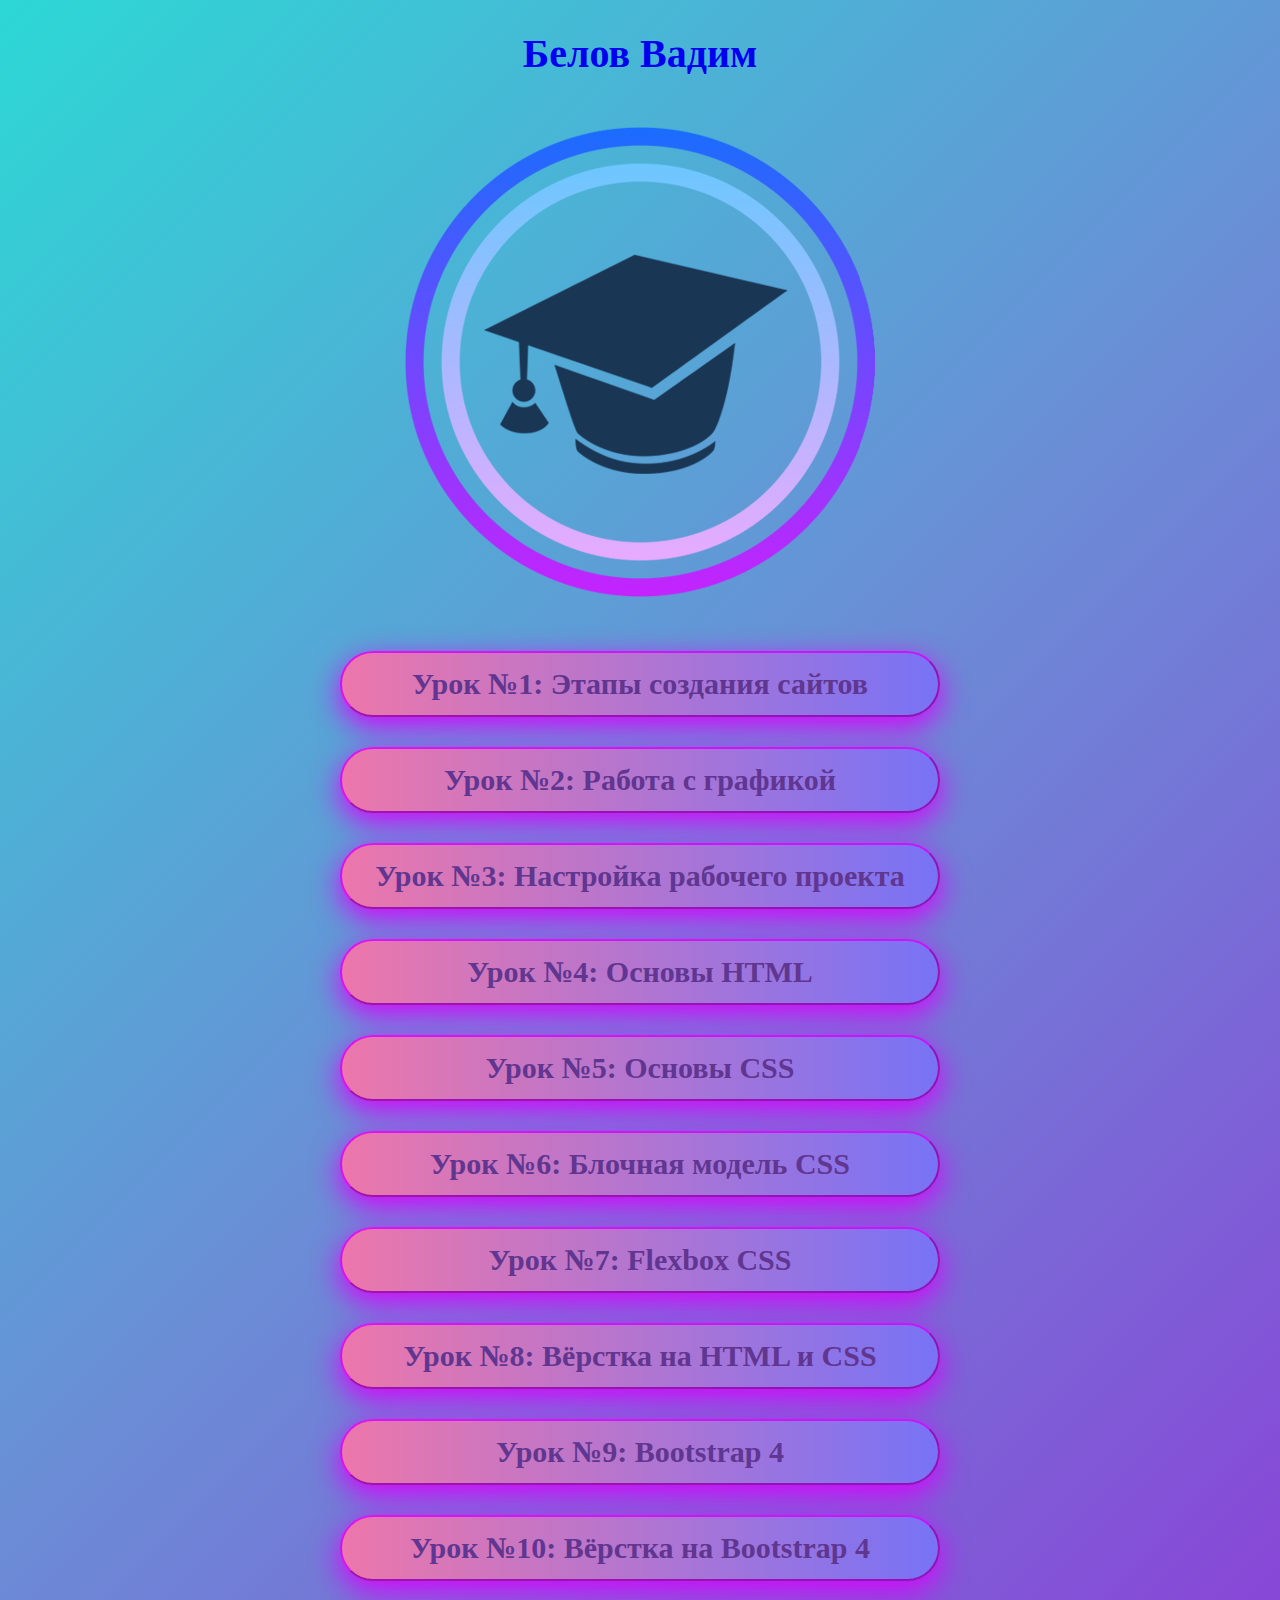
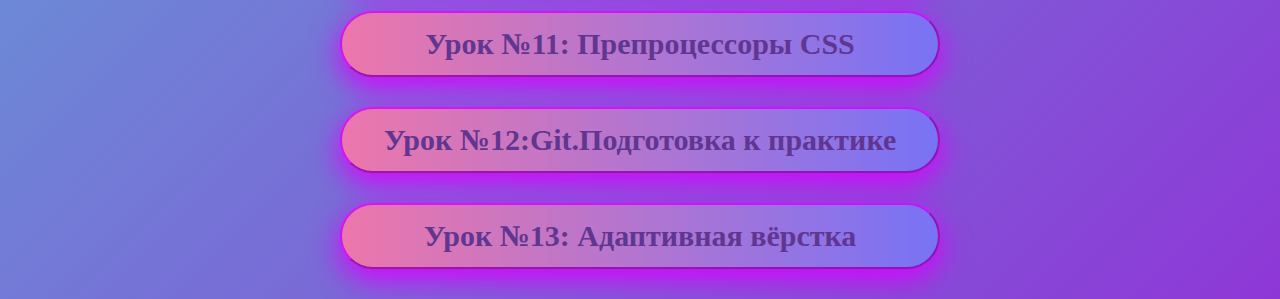
<file: index.html>
<!DOCTYPE html>
<html>

<head>
  <title>Supermintal</title>
  <meta http-equiv="Content-Type" content="text/html; charset=UTF-8">
  <link rel="stylesheet" href="src/css/style.css">
</head>

<body>
  <div class="container">
    <div class="name">
      <a href="https://vk.com/ftpgang" target='-blank'>Белов Вадим</a>
    </div>
    <div class="image">
      <img src="src/img/awdawd.png">
    </div>
    <div class="text">
      <form action="https://wireframe.cc/oImePU" target="_blank">
        <button class="button">Урок №1: Этапы создания сайтов</button>
      </form>
      <form action="https://disk.yandex.ru/client/disk" target="_blank">
        <button class="button">Урок №2: Работа с графикой</button>
      </form>
      <form action="http://supermintal.ru/Project/srs/" target="_blank">
        <button class="button">Урок №3: Настройка рабочего проекта</button>
      </form>
      <form action="project/srs/homework 4/Hard/" target="_blank">
        <button class="button">Урок №4: Основы HTML</button>
      </form>
      <form action="pproject/srs/homework 5/css/Hard/" target="_blank">
        <button class="button">Урок №5: Основы CSS</button>
      </form>
      <form action="project/srs/homework 6/" target="_blank">
        <button class="button">Урок №6: Блочная модель CSS</button>
      </form>
      <form action="project/srs/homework 7/" target="_blank">
        <button class="button">Урок №7: Flexbox CSS</button>
      </form>
      <form action="project/srs/homework 8 hard/hard/" target="_blank">
        <button class="button">Урок №8: Вёрстка на HTML и CSS</button>
      </form>
      <form action="project/srs/homework 9/" target="_blank">
        <button class="button">Урок №9: Bootstrap 4</button>
      </form>
      <form action="project/srs/homework 10/" target="_blank">
        <button class="button">Урок №10: Вёрстка на Bootstrap 4</button>
      </form>
      <form action="project/srs/homework 11/" target="_blank">
        <button class="button">Урок №11: Препроцессоры CSS</button>
      </form>
      <form action="https://github.com/Supermintal/repair" target="_blank">
        <button class="button">Урок №12:Git.Подготовка к практике</button>
      <form action="project/srs/homework 13/webstart/src/" target="_blank">
        <button class="button">Урок №13: Адаптивная вёрстка</button>
      </form>






    </div>
  </div>
</body>

</html>
</file>
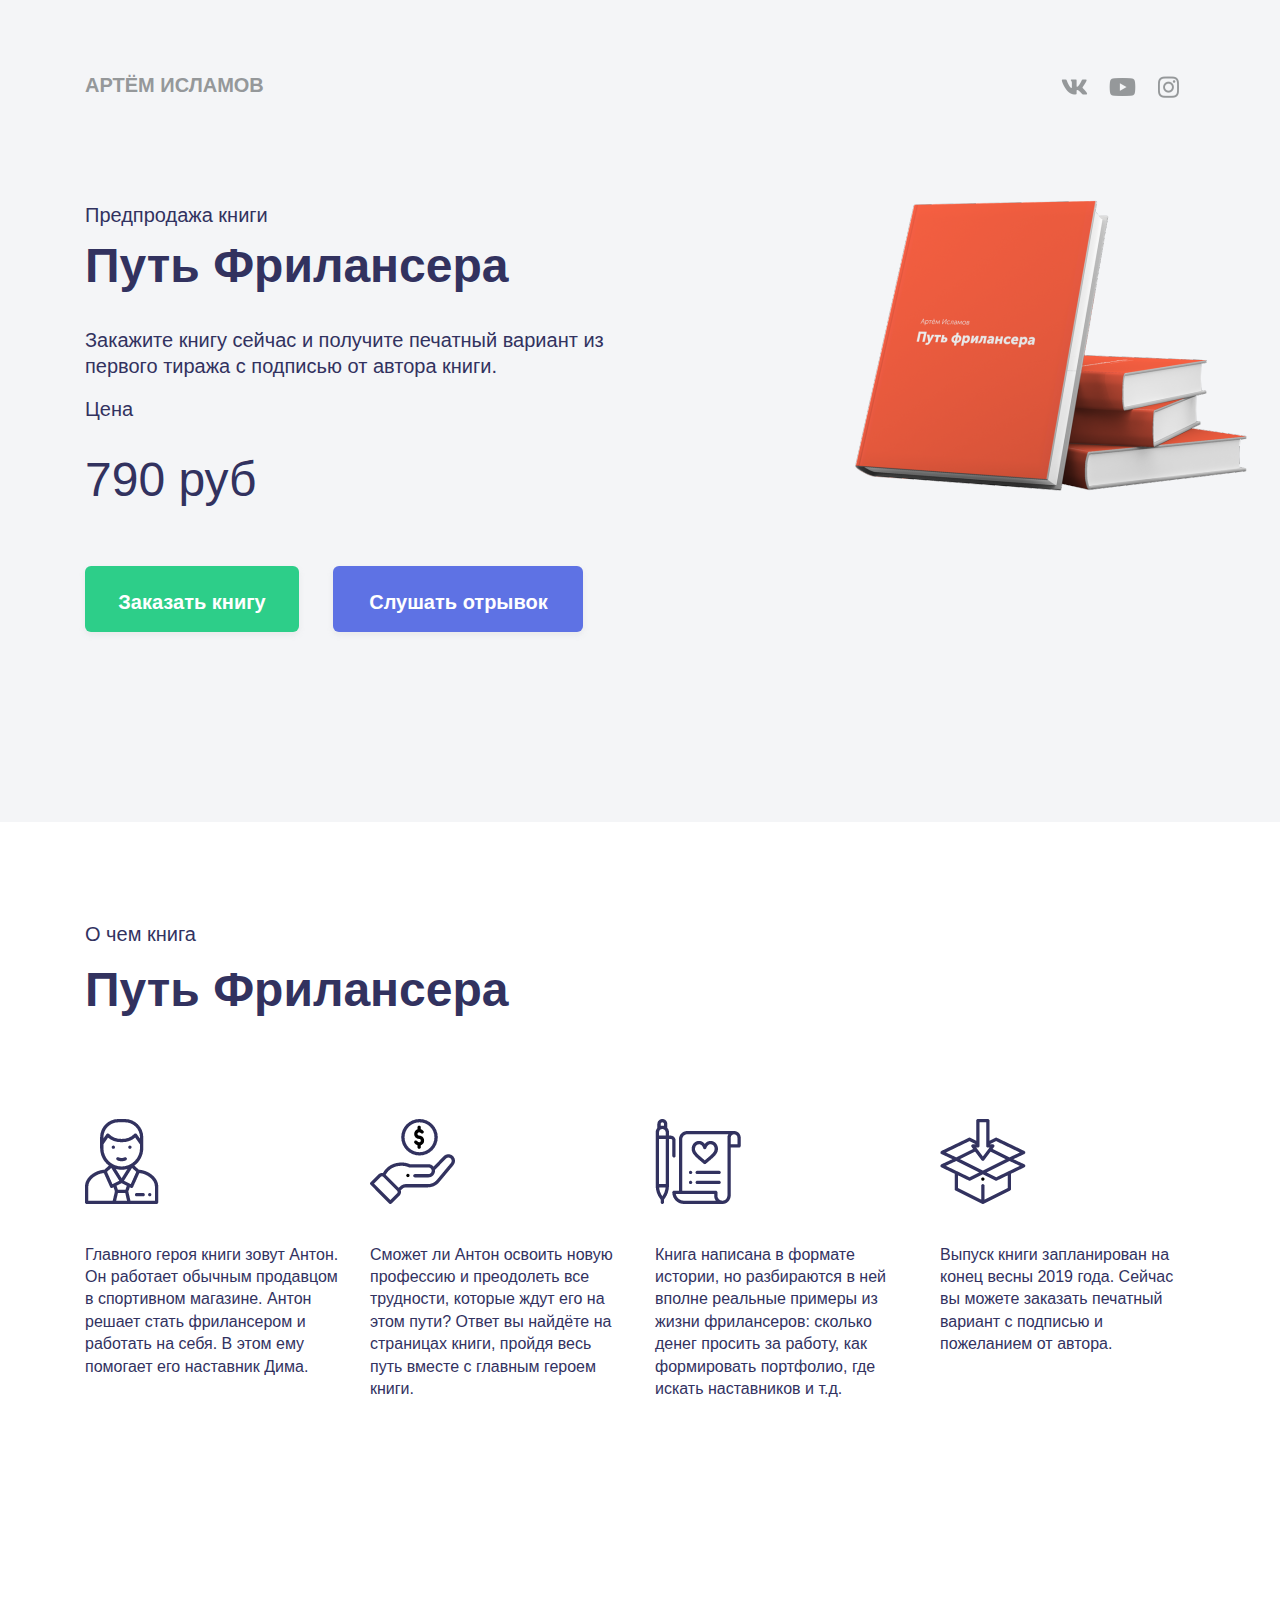
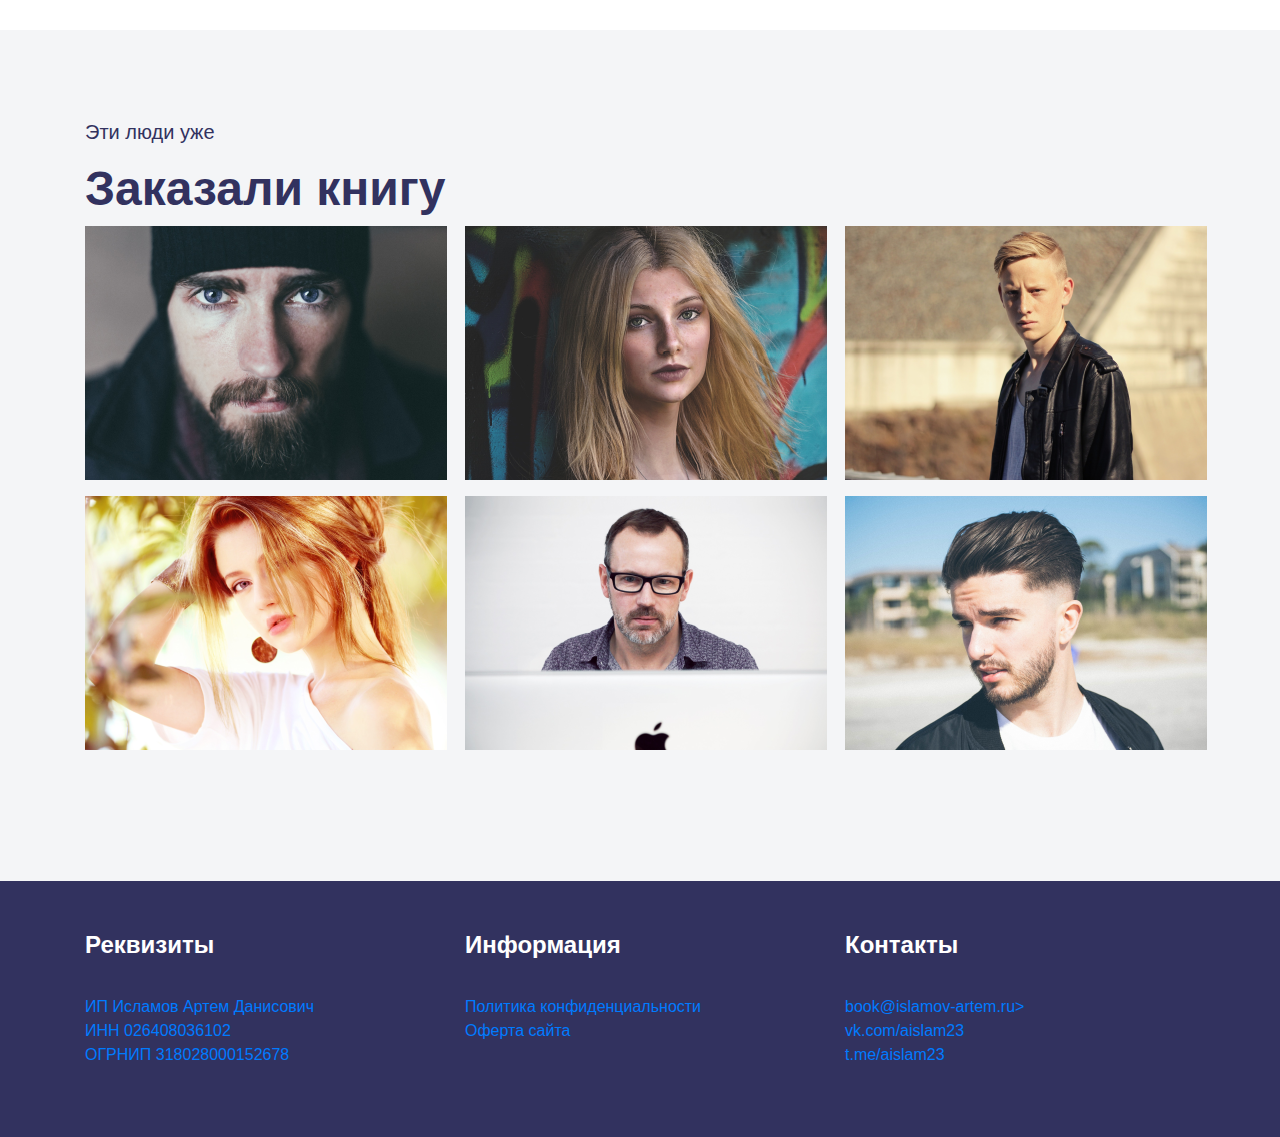
<file: Project/srs/homework 10/index.html>
<!doctype html>
<html lang="en">

<head>
  <!-- Required meta tags -->
  <meta charset="utf-8">
  <meta name="viewport" content="width=device-width, initial-scale=1, shrink-to-fit=no">

  <!-- Bootstrap CSS -->
  <link rel="stylesheet" href="https://stackpath.bootstrapcdn.com/bootstrap/4.3.1/css/bootstrap.min.css">
  <link rel="stylesheet" href="css/style.css">
  <title>homework 10</title>
</head>

<body>
  <header class="start">
    <div class="container">
      <nav class="navbar navbar-light ">
        <a class="na mb-3-brand">АРТЁМ ИСЛАМОВ</a>
        <div class="networks mr-3">
          <a href="#" class="bar mr-3">
            <img src="img/vk.png">
          </a>
          <a href="#" class="bar mr-3">
            <img src="img/youtube.png">
          </a>
          <a href="#" class="bar ">
            <img src="img/instagram.png">
          </a>
        </div>
      </nav>
      <div class="main">
        <div class="row">
          <div class="col- col-sm-1 col-md-2 col-lg-4 col-xl-6">
            <div class="main-text">
              <span class="subtitle">Предпродажа книги</span>
              <span class="title d-block">Путь Фрилансера</span>
              <p class="description">Закажите книгу сейчас и получите печатный вариант из первого тиража с подписью от
                автора книги.</p>
              <span class="tag d-block">Цена</span>
              <span class="price">790 руб</span>
              <div class="buttons">
                <button class="button-green">Заказать книгу</button>
                <button class="button-blue">Слушать отрывок</button>
              </div>
            </div>
          </div>
          <div class="col- col-sm-1 col-sm- col-lg- col-lg- col-xl- col-md-2 col-lg-4 col-xl-6">
            <div class="main-image">
              <img src="img/books.png">
            </div>
          </div>
        </div>
      </div>
    </div>
    <!-- /.container -->
  </header>
  <section class="about section">
    <div class="container">
      <h2 class="section-heading">
        <span class="section-subtitle d-block">О чем книга</span>
        <span class="section-title">Путь Фрилансера</span>
      </h2>
      <div class="about-block">
        <div class="row">
          <div class="col-  col-xl-3">
            <img src="img/picture-1.png">
            <p class="block-text">Главного героя книги зовут Антон. Он работает обычным продавцом в спортивном магазине.
              Антон решает стать фрилансером и работать на себя. В этом ему помогает его наставник Дима.</p>
          </div>
          <div class="col- col-xl-3">
            <img src="img/picture-2.png">
            <p class="block-text">Сможет ли Антон освоить новую профессию и преодолеть все трудности, которые ждут его
              на этом пути? Ответ вы найдёте на страницах книги, пройдя весь путь вместе с главным героем книги.</p>
          </div>
          <div class="col- col-xl-3">
            <img src="img/picture-3.png">
            <p class="block-text">Книга написана в формате истории, но разбираются в ней вполне реальные примеры из
              жизни фрилансеров: сколько денег просить за работу, как формировать портфолио, где искать наставников и
              т.д.</p>
          </div>
          <div class="col- col-xl-3">
            <img src="img/picture-4.png">
            <p class="block-text">Выпуск книги запланирован на конец весны 2019 года. Сейчас вы можете заказать печатный
              вариант с подписью и пожеланием от автора.
            </p>
          </div>
        </div>
      </div>
    </div>
    <!-- /.container -->
  </section>
  <section class="people-section">
    <div class="container">
      <h2 class="section-heading">
        <span class="bought d-block">Эти люди уже</span>
        <span class="buy d-block">Заказали книгу</span>
      </h2>
      <div class="people-block">
        <div class="img">
        <div class="row">
          <div class="col- col-lg-4 col-xl-4 mb-3">
            <img src="img/man-1.png">
          </div>
          <div class="col- col-lg-4 col-xl-4 mb-3">
            <img src="img/woman-2.png">
          </div>
          <div class="col- col-lg-4 col-xl-4 mb-3">
            <img src="img/man-3.png">
          </div>
          <div class="col- col-lg-4 col-xl-4 mb-3">
            <img src="img/woman-4.png">
          </div>
          <div class="col- col-lg-4 col-xl-4 mb-3">
            <img src="img/man-5.png">
          </div>
          <div class="col- col-lg-4 col-xl-4 mb-3">
            <img src="img/man-6.png">
          </div>
        </div>
        </div>
      </div>
    </div>
  </section>
  <footer class="footer">
    <div class="container">
      <div class="row">
        <div class="col-xl-4">
          <h4 class="footer-name">Реквизиты</h4>
          <div class="href d-flex flex-column">
            <a href class="#">ИП Исламов Артем Данисович</a>
            <a href class="#">ИНН 026408036102</a>
            <a href class="#">ОГРНИП 318028000152678</a>
          </div>
        </div>
        <div class="col-xl-4">
          <h4 class="footer-name">Информация</h4>
          <div class="href d-flex flex-column">
            <a href class="#">Политика конфиденциальности
            </a>
            <a href class="#">Оферта сайта
            </a>
          </div>
        </div>
        <div class="col-xl-4">
          <div class="href d-flex flex-column">
            <h4 class="footer-name">Контакты</h4>
            <a href class="#">book@islamov-artem.ru></a>
            <a href class="#">vk.com/aislam23</a>
            <a href class="#">t.me/aislam23</a>
          </div>
        </div>
  </footer>
</body>

</html>
</file>
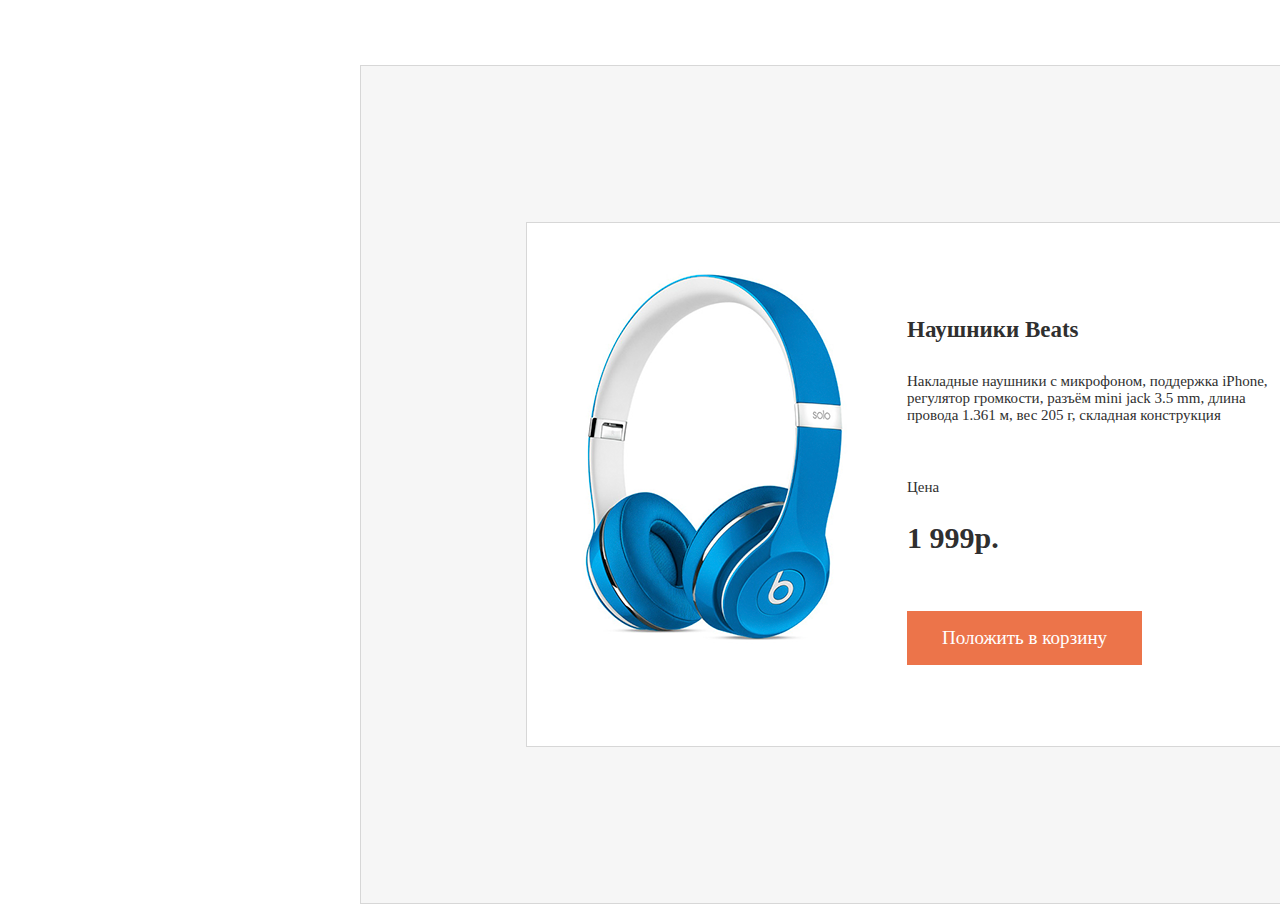
<file: Project/srs/homework 6/index.html>
<!DOCTYPE html>
<html lang="en">
<head>
    <meta charset="UTF-8">
    <meta name="viewport" content="width=device-width, initial-scale=1.0">
    <meta http-equiv="X-UA-Compatible" content="ie=edge">
    <title>homework_6</title>
    <link rel="stylesheet" href="css/style.css">
</head>
<body>
    <div class="box">
        <div class="box2">
            <div class="image">
                <img src="img/img_1.png">
            </div>
            <div class="text">
                <span class="name">Наушники Beats</span>
                <p class="description">Накладные наушники с микрофоном, поддержка iPhone, регулятор громкости, разъём mini jack 3.5 mm, длина провода 1.361 м, вес 205 г, складная конструкция</p>
                <span class="price">Цена</span>
                <span class="value">1 999р.</span>
                <button class="button">Положить в корзину</button>
            </div>
        </div>
    </div>
</body>
</html>
</file>
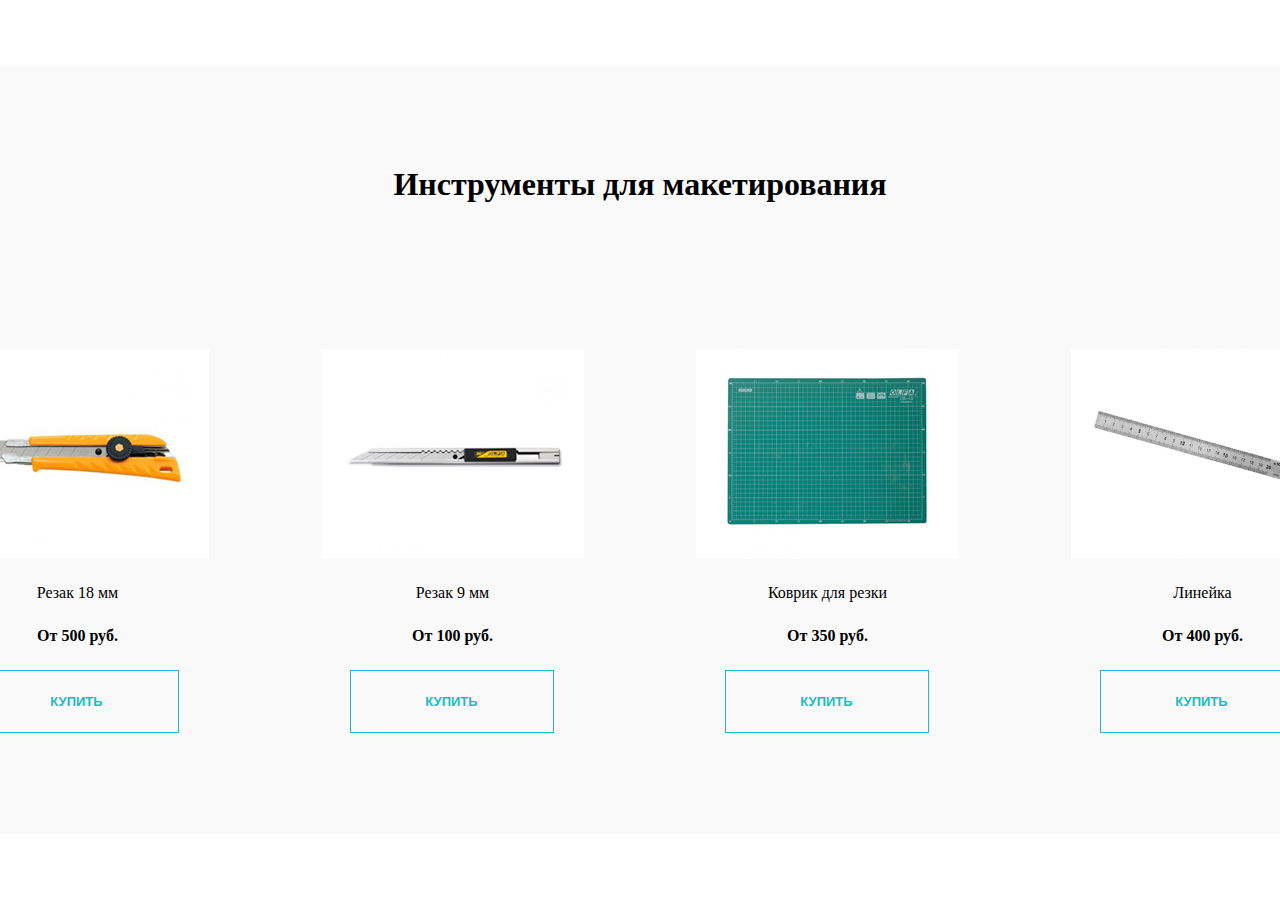
<file: Project/srs/homework 7/index.html>
<!DOCTYPE html>
<html lang="en">
<head>
    <meta charset="UTF-8">
    <meta name="viewport" content="width=device-width, initial-scale=1.0">
    <meta http-equiv="X-UA-Compatible" content="ie=edge">
    <title>homework7</title>
    <link rel="stylesheet" href="css/style.css">
</head>
<body>
    <div class="wrapper">
        <h1 class="name">Инструменты для макетирования</h1>
        <div class="box1"> 
            <div class="card">
                <div class="image">
                    <img src="img/img1.png">
                </div>
                <span class="product">Резак 18 мм</span>
                <span class="value">От 500 руб.</span>
                <button class="button">КУПИТЬ</button> 
            </div>
            <div class="card">
                <div class="image">
                    <img src="img/img2.png">
                </div>
                <span class="product">Резак 9 мм</span>
                <span class="value">От 100 руб.</span>
                <button class="button">КУПИТЬ</button>
            </div>
            <div class="card">
                <div class="image">
                    <img src="img/img3.png">
                </div>
                <span class="product">Коврик для резки</span>
                <span class="value">От 350 руб.</span>
                <button class="button">КУПИТЬ</button>
            </div>
            <div class="card">
                <div class="image">
                    <img src="img/img4.png">
                </div>
                <span class="product">Линейка</span>
                <span class="value">От 400 руб.</span>
                <button class="button">КУПИТЬ</button>
           </div>    
        </div>
    </div>
    
         
</body>
</html>
</file>
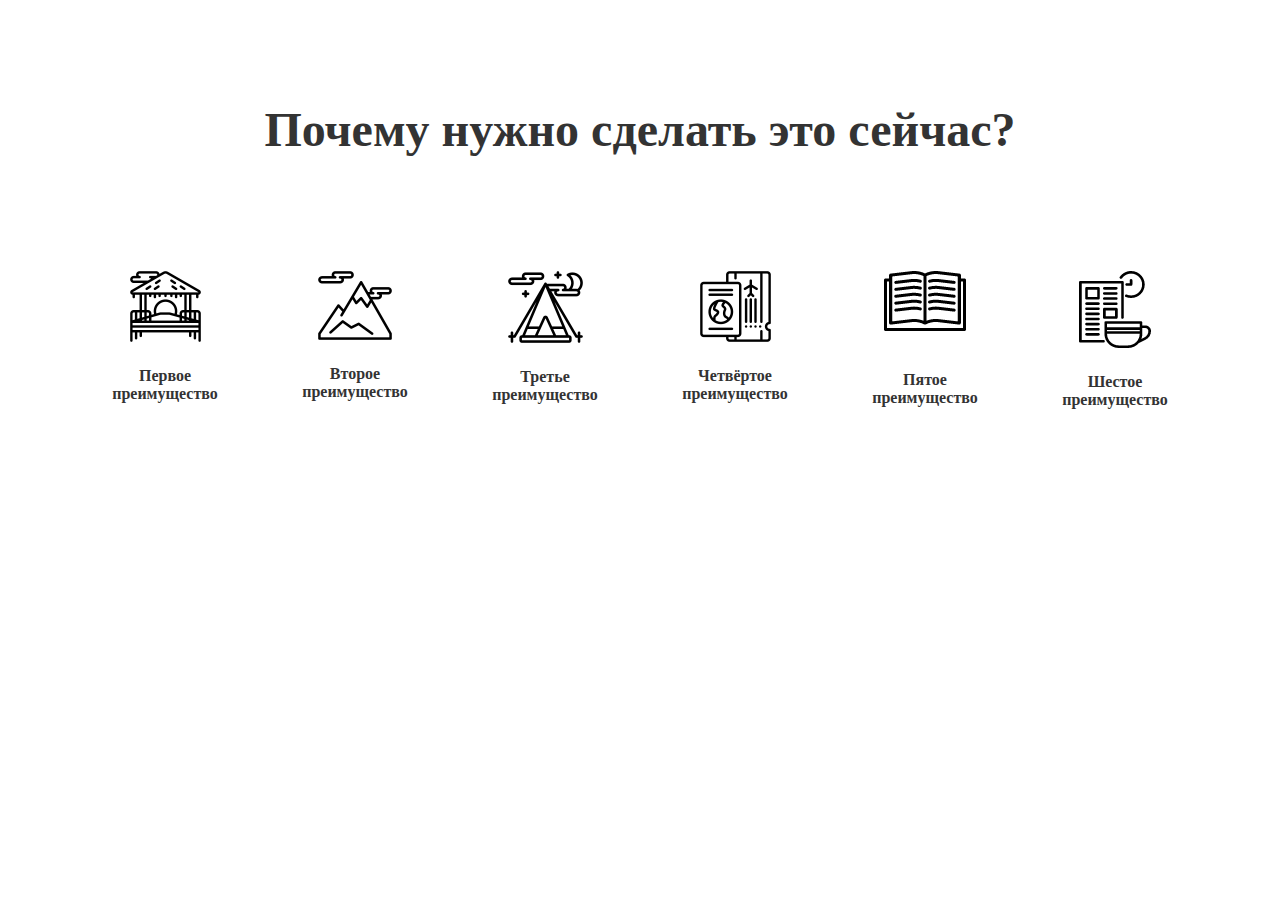
<file: Project/srs/homework 9/index.html>
<!doctype html>
<html lang="en">
  <head>
    <!-- Required meta tags -->
    <meta charset="utf-8">
    <meta name="viewport" content="width=device-width, initial-scale=1, shrink-to-fit=no">

    <!-- Bootstrap CSS -->
    <link href="css/bootstrap-grid.min.css" rel="stylesheet">
    <link href="css/style.css" rel="stylesheet">
    <title>homework9</title>
  </head>
  <body>
    <div class="container">
        <!-- Content here -->        
        <div class="title">
            <h1>Почему нужно сделать это сейчас?</h1>
        </div>
        <div class="row">
            <div class="col-12 col-sm-12 col-md-6 col-lg-4 col-xl-2">
                <img src="img/img-1.png">
                <span class="text">Первое <bc>преимущество</span>
            </div>
            <div class="col-12 col-sm-12 col-md-6 col-lg-4 col-xl-2">
                <img src="img/img-2.png">
                <span class="text">Второе <bc>преимущество</span>
            </div>
            <div class="col-12 col-sm-12 col-md-6 col-lg-4 col-xl-2">
                <img src="img/img-3.png">
                <span class="text">Третье <bc>преимущество</span>
            </div>
            <div class="col-12 col-sm-12 col-md-6 col-lg-4 col-xl-2">
                <img src="img/img-4.png">
                <span class="text">Четвёртое <bc>преимущество</span>
            </div>
            <div class="col-12 col-sm-12 col-md-6 col-lg-4 col-xl-2">
                <img src="img/img-5.png">
                <span class="text-1">Пятое <bc>преимущество</span>
            </div>
            <div class="col-12 col-sm-12 col-md-6 col-lg-4 col-xl-2">
                <img src="img/img-6.png">
                <span class="text">Шестое <bc>преимущество</span>
            </div>
        </div>
    </div>  
   
   
  </body>
</html>
</file>
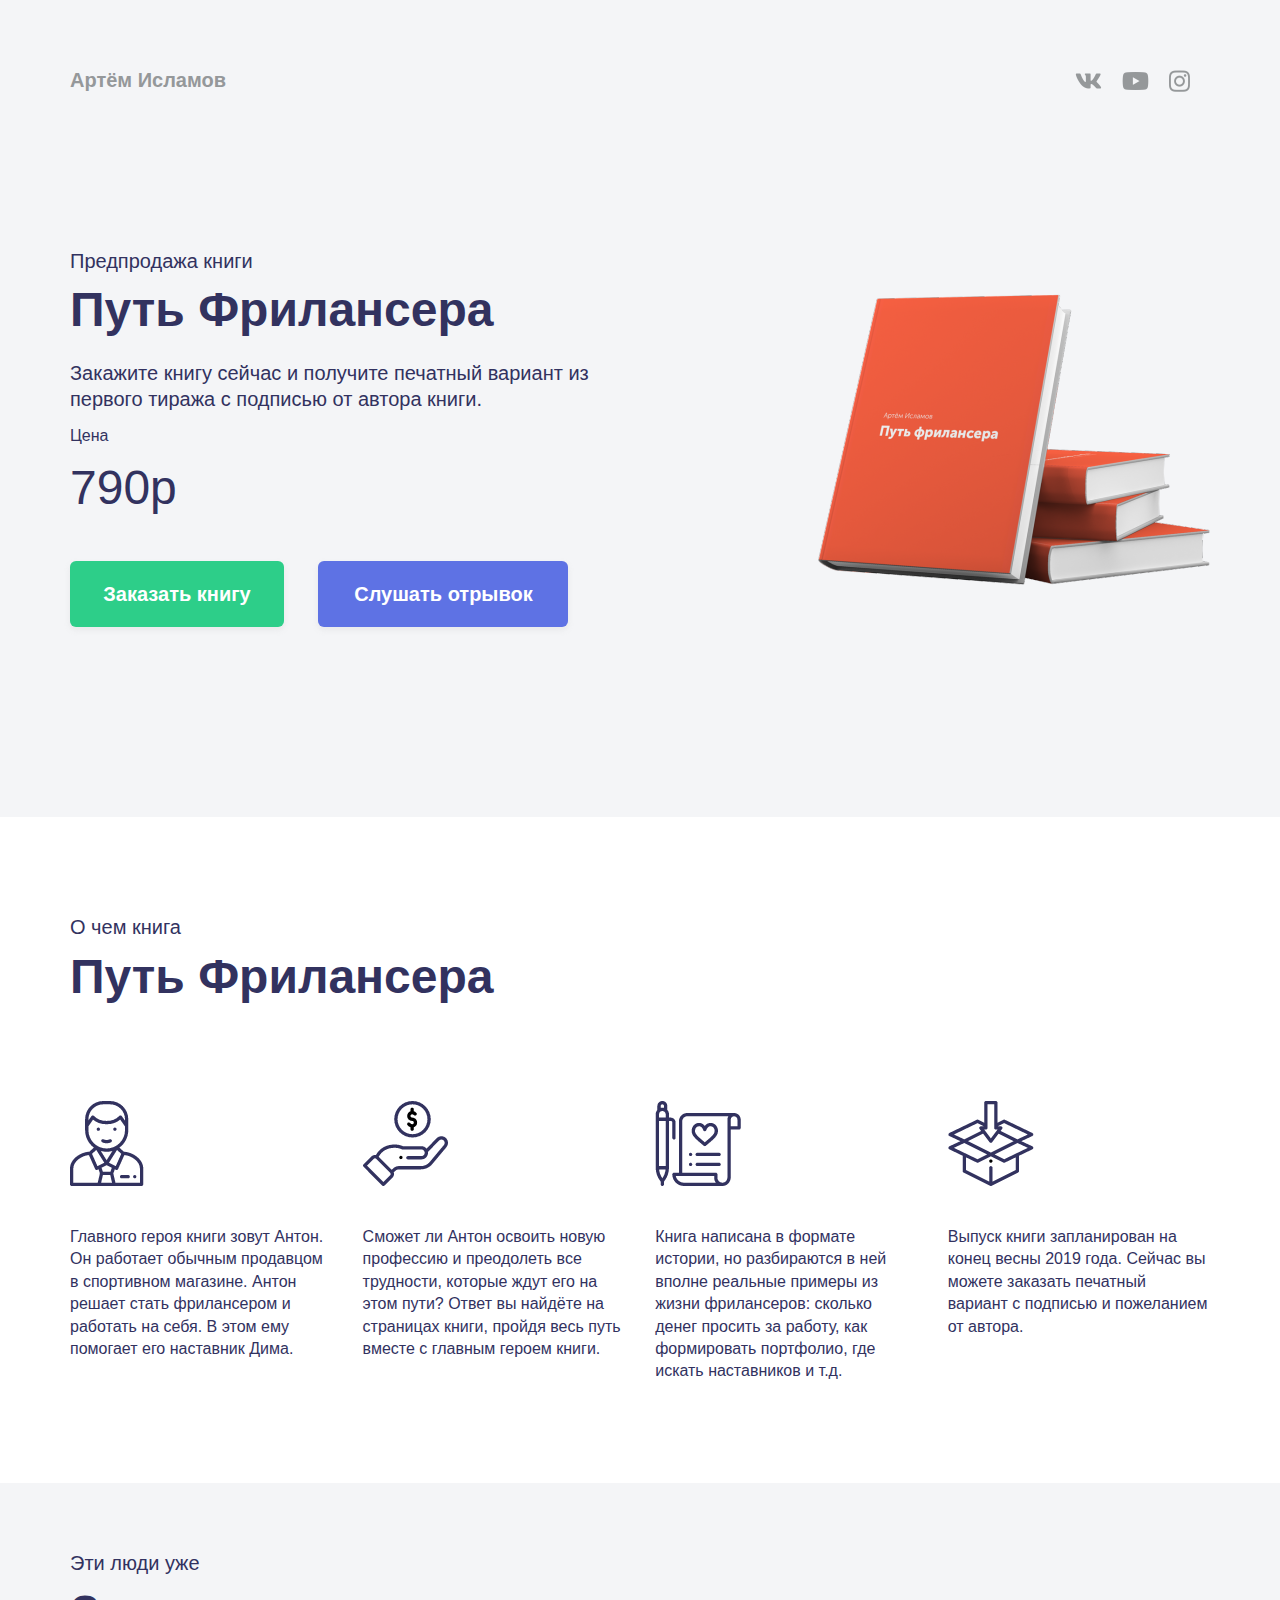
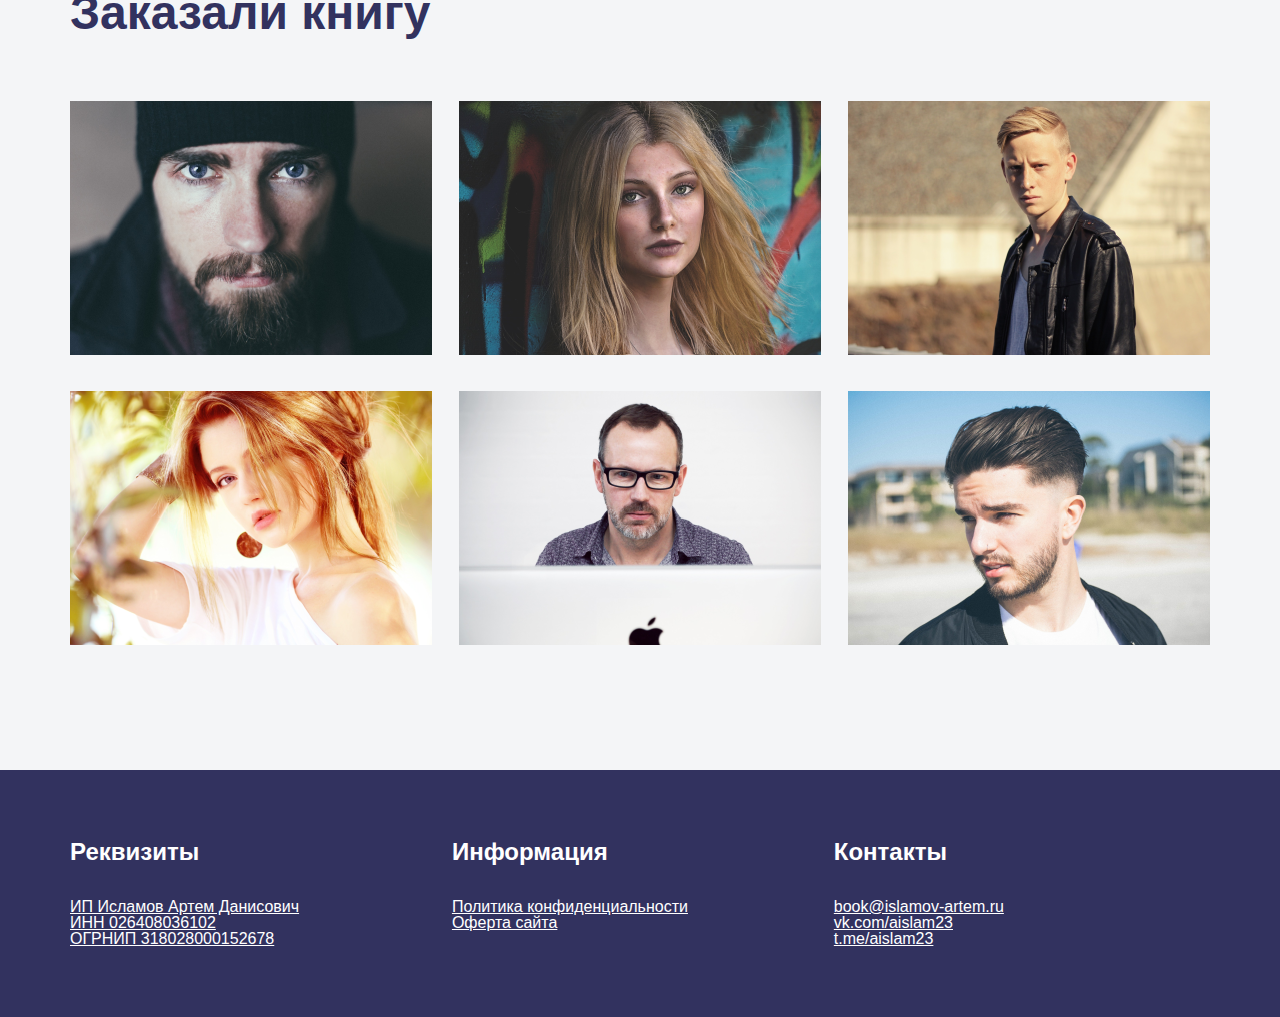
<file: Project/srs/homework 8 hard/hard/index.html>
<!DOCTYPE html>
<html lang="en">
<head>
    <meta charset="UTF-8">
    <meta name="viewport" content="width=device-width, initial-scale=1.0">
    <meta http-equiv="X-UA-Compatible" content="ie=edge">
    <title>homework8</title>
    <link rel="stylesheet" href="css/reset.css">
    <link rel="stylesheet" href="css/style.css">
</head>
<body>
    <!-- Главный блок -->
    <header class="start">
    <div class="container">
        <div class="navbar">
            <span class="author">Артём Исламов</span>
            <div class="networks">
                <div class="badge">
                    <img src="img/vk.png" alt="Вконтакте">
                </div>
                <div class="badge">
                    <img src="img/youtube.png" alt="Ютуб">
                </div>
                <div class="badge">
                    <img src="img/instagram.png" alt="Инстаграм">
                </div>            
            </div>
        </div>
        <!-- /.navbar -->
        <div class="main">
            <div class="main-text">
                <span class="subtitle">Предпродажа книги</span>
                <span class="title">Путь Фрилансера</span>
                <p class="description">Закажите книгу сейчас и получите печатный вариант из первого тиража с подписью от автора книги.</p>
                <span class="price-tag">Цена</span>
                <span class="price">790р</span>
                <div class="buttons">
                    <button class="button-green">Заказать книгу</button>
                    <button class="button-blue">Слушать отрывок</button>
                  </div>
           </div>
            <!-- /.main-text -->
            <div class="main-image">
                <img src="img/books.png" alt="Книга">
            </div>
            <!-- /.main-image --> 
        </div>
        <!-- /.main -->
    <!-- /.container -->
    </header>
    <section class="about section">
       <div class="container">
           <h2 class="section-heading">
               <span class="section-subtitle">О чем книга</span>
               <span class="section-title">Путь Фрилансера</span>
           </h2>
           <div class="wrap">
                <div class="block">
                    <img src="img/picture-1.png">
                    <p class="block-text">Главного героя книги зовут Антон. Он работает обычным продавцом в спортивном магазине. Антон решает стать фрилансером и работать на себя. В этом ему помогает его наставник Дима.</p>
                    <!-- /.block-text -->
                </div>
                <!-- /.block -->
                <div class="block">
                    <img src="img/picture-2.png">
                    <p class="block-text">Сможет ли Антон освоить новую профессию и преодолеть все трудности, которые ждут его на этом пути? Ответ вы найдёте на страницах книги, пройдя весь путь вместе с главным героем книги.</p>
                    <!-- /.block-text -->
                </div>
                <!-- /.block -->
                <div class="block">
                    <img src="img/picture-3.png">
                    <p class="block-text">Книга написана в формате истории, но разбираются в ней вполне реальные примеры из жизни фрилансеров: сколько денег просить за работу, как формировать портфолио, где искать наставников и т.д.</p>
                    <!-- /.block-text -->
                </div>
                <!-- /.block -->
                <div class="block">
                    <img src="img/picture-4.png">
                    <p class="block-text">Выпуск книги запланирован на конец весны 2019 года. Сейчас вы можете заказать печатный вариант с подписью и пожеланием от автора.</p>
                    <!-- /.block-text -->
                </div>
                <!-- /.block -->
           </div>
           <!-- /.wrap -->
       </div> 
       <!--.container--> 
    </section>
    <section class="people section">
                    <section class="people-heading">
                    <div class="container-2">
                        <h3 class="section-head">
                        <span class="bought">Эти люди уже</span>
                        <span class="buy">Заказали книгу</span>
                        </h3>    
            <div class="wrapper">
                <div class="images">
                    <div class="img">                                                                      
                        <img src="img/man-1.png">
                    </div>
                        <div class="img">
                            <img src="img/woman-2.png">
                         </div>                                        
                        <div class="img">
                            <img src="img/man-3.png">
                        </div>
                        <div class="img">
                            <img src="img/woman-4.png">
                        </div>                
                        <div class="img">
                            <img src="img/man-5.png">
                        </div>
                        <div class="img">
                            <img src="img/man-6.png">
                        </div> 
                <!-- /.images -->
            </div>
            <!-- /.wrapper -->
        </div>
        <!-- /.cotainer -->
    </section>  
    <footer class="footer">
        <div class="container">
            <div class="footer-wrap">
                        <div class="footer-block">
                            <h4 class="footer-name">Реквизиты</h4>
                            <a href class="#">ИП Исламов Артем Данисович</a>
                            <a href class="#">ИНН 026408036102</a>
                            <a href class="#">ОГРНИП 318028000152678</a>
                        </div>
                            <div class="footer-block">
                                <h4 class="footer-name">Информация</h4>
                                <a href class="#">Политика конфиденциальности</a>
                                <a href class="#">Оферта сайта</a>
                            </div>
                             <div class="footer-block">
                                <h4 class="footer-name">Контакты</h4>
                                   <a href class="#">book@islamov-artem.ru</a>                                    
                                   <a href class="#">vk.com/aislam23</a>
                                   <a href class="#">t.me/aislam23</a>
                            </div>      
                        </div>
            <!-- /.footer-wrap -->
            </div>
        </div>
        <!-- /.container -->
    </footer>
</body>
</html>
</file>
<file: src/css/style.css>
body {
	background-image: linear-gradient(-225deg, #2CD8D5 0%, #6B8DD6 48%, #8E37D7 100%);
	margin: 0;
	padding: 0;
}
.container {
	display: flex;
	justify-content: center;
	align-items: center;
	flex-direction: column;
	background-image: src;
}
.name {
	color: #32325f;
	font-size: 40px;
	font-weight: 700;
	padding-top: 30px;
	padding-bottom: 50px;
	font-family: Monotype Corsiva;
}
.text {
	font-size: 40px;
	font-weight: 700;
	color: #ebebf1;
}
a {
	text-decoration: none;
}
.image {
	padding-bottom: 50px;
}
.form {
	text-decoration: none;
	color: #603690;
}
.button {
	display: flex;
	justify-content: center;
	align-items: center;
	flex-direction: column;
	border-color: rgba(217, 1, 255, 0.829);
	width: 600px;
	height: 66px;
	box-shadow: 0 10px 30px rgba(217, 1, 255, 0.986);
	border-radius: 50px;
	margin-bottom: 30px;
	font-size: 30px;
	font-weight: 700;
	background-image: linear-gradient(to right, #ec77ab 0%, #7873f5 100%);
	font-family: Monotype Corsiva;
	color: #603690;
	 transition: 0.5s;
}
.button:hover {
	background-image: linear-gradient(to top, #c471f5 0%, #fa71cd 100%);
	height: 70px;
}
</file>
<file: Project/srs/homework 10/css/style.css>
.start {
    background-color: #f4f5f7;
    padding-top: 70px;
    padding-bottom: 190px;
}
.main  {
    margin-top: 100px;
}
.main-text {
    color: #32325f;
}
.main-image {
    padding-left: 200px;
}
.subtitle {
    font-size: 20px;
    font-weight: 400;
}
.title {
    font-size: 48px;
    font-weight: 700;   
}
.description {
    font-size: 20px;
    font-weight: 400;
    line-height: 26px;
    margin-bottom: 15px;
    margin-top: 25px;
}
.tag {
    font-size: 20px;
    font-weight: 400;
    margin-bottom: 20px;
}
.price {
    font-size: 48px;
    font-weight: 400;
    margin-bottom: 49px;
}
.button-green {
    text-decoration: none;
    box-shadow: 0 3px 6px rgba(173, 173, 173, 0.16);
    border-radius: 6px;
    padding: 21px 31px;
    color: #fff;
    border: none;
    background-color: #2dce89;
    margin-right: 30px;
    width: 214px;
    height: 66px;
    font-size: 20px;
    font-weight: 700; 
    margin-top: 50px;  
}
.button-blue {
    text-decoration: none;
    box-shadow: 0 3px 6px rgba(173, 173, 173, 0.16);
    border-radius: 6px;
    padding: 21px 31px;
    color: #fff;
    border: none;
    background-color: #5e72e4;
    width: 250px;
    height: 66px;
    font-size: 20px;
    font-weight: 700;
    margin-top: 50px; 
}
.section {
    padding-top: 100px;
    padding-bottom: 100px;
}
.section-heading {
    color: #32325f;
}
.section-subtitle {
    font-size: 20px;
    font-weight: 400;
    margin-bottom: 15px;
}
.section-title {
    font-size: 48px;
    font-weight: 700;  
    margin-bottom: 100px;
}
.about-block {
    margin-top: 100px;
}
.block-text {
    font-size: 16px;
    font-weight: 400;
    line-height: 1.4;
    margin-top: 40px;
    color: #32325f;
    margin-bottom: 130px;
}
.bought {
    margin-bottom: 16px;
    font-size: 20px;
    font-weight: 400;
    padding-top: 90px;
}
.buy {
    font-size: 48px;
    font-weight: 700;
}
.people-section{
    background-color: #f4f5f7;
    padding-bottom: 115px;
}
.footer {
    background-color: #32325f;
    color: #ffffff;
    padding-top: 50px;
    padding-bottom: 70px;
}
.footer-name {
    font-size: 24px;
    font-weight: 700;
    color: #ffffff;
    margin-bottom: 35px;
}
.navbar {
    font-size: 20px;
    font-weight: 700;
    color: #95989a;
    padding: 0;
}
</file>
<file: Project/srs/homework 6/css/style.css>
body {
    margin: 0;
    padding: 0;
}
.box {
    box-sizing: border-box;
    width: 1200px;
    background-color: #f6f6f6;
    border: 1px solid #d7d7d7;
    padding-top: 86px;
    padding-bottom: 86px;
    padding-left: 95px;
    padding-right: 95px; 
    transform: translate(30%, 65px);
}

.box2 {
    background-color: #fff;
    margin: 70px;
    border: 1px solid #d7d7d7;
}
.image {
    display: inline-block;
}
.text {
    display: inline-block;
    width: 393px;
    font-size: 15px;
}
.name {
    display: block;
    width: 178px;
    color: #2f2f2f;
    font-size: 23px;
    font-weight: 700;
    margin-top: 94px;
    margin-bottom: 30px; 
}
.button {
    color: #ffffff;
    font-family: "Arial MT";
    font-size: 19px;
    font-weight: 400;
    background-color: #ec744a;
    border: none;
    outline: none;
    padding-bottom: 16px;
    padding-top: 16px;
    padding-left: 35px;
    padding-right: 35px;
    margin-bottom: 81px;
}
.price {
    display: block;
    width: 35px;
    color: #2f2f2f;
    font-family: "Arial MT";
    font-size: 15px;
    font-weight: 400;
    margin-top: 55px;
    margin-bottom: 25px; 
}
.value {
    display: block;
    width: 103px;
    color: #2f2f2f;
    font-family: "Arial MT";
    font-size: 30px;
    font-weight: 700;
    margin-bottom: 56px;
}
.description {
    width: 393px;
    color: #2f2f2f;
    font-family: "Arial MT";
    font-size: 15px;
    font-weight: 400;
}
</file>
<file: Project/srs/homework 7/css/style.css>
body {
    margin: 0;
    padding: 0;
    display: flex;
    align-items: center;
    justify-content: center;
    height: 100vh;
}
.wrapper {
    background-color: #f9f9f9;
    display: flex;
    justify-content: center;
    align-items: center;
    flex-direction: column;
}
.name{
    display: flex;
    justify-content: center;
    background-color: #f9f9f9;
    padding-top: 100px;
    margin-top: 0;
}
.box1 {
    display: flex;
    justify-content: space-around;
    align-items: center;
    box-sizing: border-box;
    background-color: #f9f9f9;
    width: 1500px;   
}
.product {
    display:flex;
    justify-content: center;
    color: #000000;
    font-size: 16px;
    font-weight: 300;
    margin-top: 25px;
}
.value {
    display:flex;
    justify-content: center;
    margin-top: 25px;
    font-weight: 700;
}

.button {
    color: #23bac1;
    font-size: 13px;
    font-weight: 700;
    background-color: #f9f9f9;
    border: 1px solid #23bac1;
    padding-bottom: 23px;
    padding-top: 23px;
    padding-left: 74px;
    padding-right: 75px;
    margin-top: 25px;
    margin-left: 31px;
    margin-right: 32px;
    margin-bottom: 101px;   
}
.image {
    display: flex;
    align-items: center;
    justify-content: center;
    margin-top: 125px;
}
</file>
<file: Project/srs/homework 9/css/style.css>
body {
    margin: 0;
    padding: 0;
}
.container {
    text-align:center;
}
.title {
    display: flex;
    justify-content: center;
    align-items: center;
    margin-bottom: 82px;
    margin-top: 70px;
    color: #333333;
    font-size: 24px;
    font-weight: 700;
}
.text {
    display: flex;
    align-content: center;
    flex-direction: column;
    color: #333333;
    font-size: 16px;
    font-weight: 700;
    margin-top: 21px;
    margin-bottom: 97px;
}
.text-1 {
    display: flex;
    align-content: center;
    flex-direction: column;
    color: #333333;
    font-size: 16px;
    font-weight: 700;
    margin-top: 36px;
}
</file>
<file: Project/srs/homework 8 hard/hard/css/style.css>
*{
    box-sizing:border-box;
}
body {
    font-family: sans-serif;
    margin: 0;
    padding: 0;
    color: #32325f;
}
.container {
    max-width: 1140px;
    width: 96%;
    margin-left: auto;
    margin-right: auto;
}
.navbar {
    display: flex;
    justify-content: space-between;
    margin-bottom: 159px;
}
.author {
    color: #95989a;
    font-size: 20px;
    font-weight: 700;
}
.networks  {
    text-decoration: none;
    display: flex;
    align-items: center; 
}
.badge {
    margin-right: 20px;
}

.start {
    padding-top: 70px;
    padding-bottom: 190px;
    background-color: #f4f5f7;
}
.main {
    display: flex;
    justify-content: space-between;
    align-items: center;
}
.main-text {
    width: 50%;
}
.subtitle {
    display: block;
    font-size: 20px;
    font-weight: 400;
    margin-bottom: 15px;
}
.title {
    font-size: 48px;
    font-weight: 700;
}
.description {
    font-size: 20px;
    font-weight: 400;
    line-height: 26px;
    margin-bottom: 16px;
    margin-top: 26px;
}
.prise-tag {
    font-size: 20px;
    font-weight: 400;
    display: block;
    margin-bottom: 20px;
}
.price {
    font-size: 48px;
    font-weight: 400;
    display: block;
    margin-bottom: 49px;
    margin-top: 20px;
}
.button-green {
    text-decoration: none;
    box-shadow: 0 3px 6px rgba(173, 173, 173, 0.16);
    border-radius: 6px;
    padding: 21px 31px;
    color: #fff;
    border: none;
    background-color: #2dce89;
    margin-right: 30px;
    width: 214px;
    height: 66px;
    font-size: 20px;
    font-weight: 700;   
}
.button-blue {
    text-decoration: none;
    box-shadow: 0 3px 6px rgba(173, 173, 173, 0.16);
    border-radius: 6px;
    padding: 21px 31px;
    color: #fff;
    border: none;
    background-color: #5e72e4;
    width: 250px;
    height: 66px;
    font-size: 20px;
    font-weight: 700;
}
.section {
    padding-top: 100px;
}
.section-subtitle {
    display: block;
    margin-bottom: 16px;
    font-size: 20px;
    font-weight: 400;
}
.section-title {
    display: block;
    font-size: 48px;
    font-weight: 700;
}
.wrap {
    display: flex;
    justify-content: space-between;
    flex-wrap: wrap;
    margin-top: 100px;
}
.block {
    width: 23%;
}
.block-text {
    font-size: 16px;
    font-weight: 400;
    margin: 40px,0;
    line-height: 1.4;
    margin-top: 40px; 
}
.footer {
    background-color: #32325f;
    color: #ffffff;
    padding-top: 70px;
    padding-bottom: 70px;
}
.footer-wrap {
    display: flex;
    justify-content: space-between;
}
.footer-block {
    width: 33%;
}
.footer-name {
    font-size: 24px;
    font-weight: 700;
    margin-bottom: 35px;
    text-decoration: none;
}
.footer a {
    display: block;
    color: #ffffff;
}
.footer p {
    line-height: 1.4;
}
.middle {
    padding-top: 70px;
    padding-bottom: 190px;
    background-color: #f4f5f7;
}
.container-2 {
    max-width: 1140px;
    width: 96%;
    margin-left: auto;
    margin-right: auto;
    background-color: #f4f5f7
}
.bought {
    display: block;
    margin-bottom: 16px;
    font-size: 20px;
    font-weight: 400;
}
.buy {
    display: block;
    font-size: 48px;
    font-weight: 700;
    margin-bottom: 64px;
}
.people-heading {
    padding-top: 70px;
    padding-bottom: 89px;
    background-color: #f4f5f7
}
.images {
    display: flex;
    justify-content: space-between;
    align-items: center;
    flex-wrap: wrap;
}
.img {
    margin-bottom: 36px;
}
</file>
